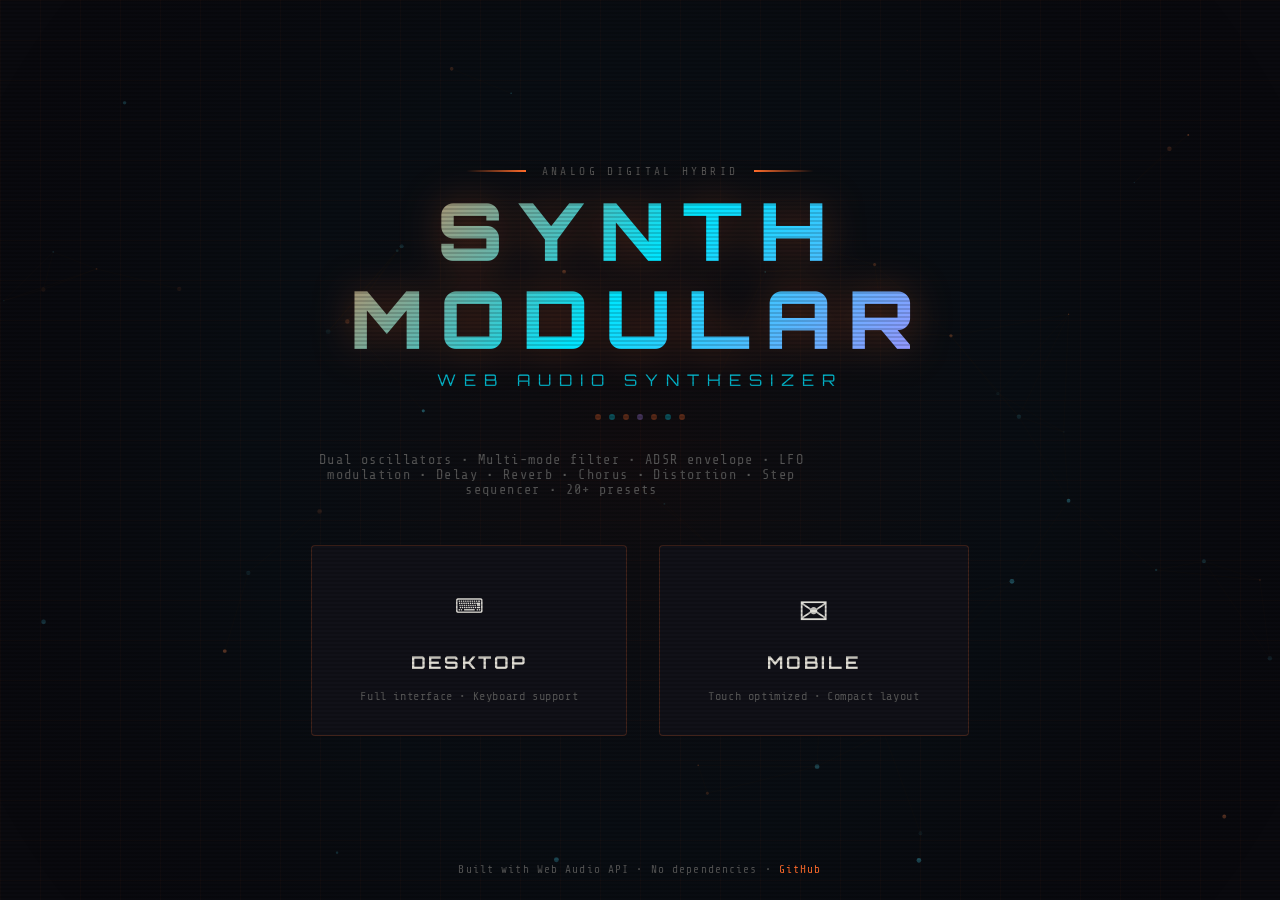
<file: index.html>
<!DOCTYPE html>
<html lang="en">
<head>
  <meta charset="UTF-8">
  <meta name="viewport" content="width=device-width, initial-scale=1.0, viewport-fit=cover">
  <title>SYNTH MODULAR</title>
  <meta name="description" content="A fully modular web synthesizer with classic analog sounds, step sequencer, and effects.">
  <meta name="theme-color" content="#0a0a0f">
  <meta name="apple-mobile-web-app-capable" content="yes">
  <meta name="apple-mobile-web-app-status-bar-style" content="black-translucent">
  <style>
    @import url('https://fonts.googleapis.com/css2?family=Orbitron:wght@400;500;700;900&family=Share+Tech+Mono&display=swap');

    *, *::before, *::after { margin: 0; padding: 0; box-sizing: border-box; }

    :root {
      --bg: #0a0a0f;
      --panel: #111118;
      --accent: #ff6b2b;
      --accent2: #00e5ff;
      --accent3: #b388ff;
      --text: #e0ddd4;
      --dim: #555;
      --glow-orange: 0 0 30px rgba(255,107,43,0.4);
      --glow-cyan: 0 0 30px rgba(0,229,255,0.4);
    }

    body {
      background: var(--bg);
      color: var(--text);
      font-family: 'Share Tech Mono', monospace;
      min-height: 100dvh;
      display: flex;
      flex-direction: column;
      align-items: center;
      justify-content: center;
      overflow: hidden;
      position: relative;
    }

    /* Animated background grid */
    body::before {
      content: '';
      position: fixed;
      inset: 0;
      background:
        linear-gradient(rgba(255,107,43,0.03) 1px, transparent 1px),
        linear-gradient(90deg, rgba(255,107,43,0.03) 1px, transparent 1px);
      background-size: 40px 40px;
      animation: gridScroll 20s linear infinite;
      pointer-events: none;
    }

    @keyframes gridScroll {
      0% { transform: translate(0, 0); }
      100% { transform: translate(40px, 40px); }
    }

    /* Scanlines */
    body::after {
      content: '';
      position: fixed;
      inset: 0;
      background: repeating-linear-gradient(
        0deg,
        transparent,
        transparent 2px,
        rgba(0,0,0,0.15) 2px,
        rgba(0,0,0,0.15) 4px
      );
      pointer-events: none;
      z-index: 100;
    }

    canvas#bgCanvas {
      position: fixed;
      inset: 0;
      width: 100%;
      height: 100%;
      pointer-events: none;
      z-index: 0;
    }

    .container {
      position: relative;
      z-index: 10;
      text-align: center;
      padding: 2rem;
    }

    .logo-box {
      margin-bottom: 1rem;
    }

    .logo-line {
      display: flex;
      align-items: center;
      justify-content: center;
      gap: 1rem;
      margin-bottom: 0.5rem;
    }

    .logo-bar {
      width: 60px;
      height: 2px;
      background: linear-gradient(90deg, transparent, var(--accent));
    }

    .logo-bar.right {
      background: linear-gradient(90deg, var(--accent), transparent);
    }

    h1 {
      font-family: 'Orbitron', sans-serif;
      font-weight: 900;
      font-size: clamp(2.5rem, 8vw, 5rem);
      letter-spacing: 0.2em;
      background: linear-gradient(135deg, var(--accent), var(--accent2), var(--accent3));
      -webkit-background-clip: text;
      background-clip: text;
      -webkit-text-fill-color: transparent;
      text-shadow: none;
      filter: drop-shadow(0 0 20px rgba(255,107,43,0.3));
      line-height: 1.1;
    }

    .subtitle {
      font-family: 'Orbitron', sans-serif;
      font-weight: 400;
      font-size: clamp(0.7rem, 2vw, 1rem);
      letter-spacing: 0.5em;
      color: var(--accent2);
      text-transform: uppercase;
      margin-top: 0.5rem;
      opacity: 0.8;
    }

    .tagline {
      color: var(--dim);
      font-size: 0.85rem;
      margin: 2rem 0 3rem;
      letter-spacing: 0.1em;
      max-width: 500px;
    }

    .version-select {
      display: flex;
      gap: 2rem;
      justify-content: center;
      flex-wrap: wrap;
    }

    .version-btn {
      display: flex;
      flex-direction: column;
      align-items: center;
      gap: 1rem;
      padding: 2rem 3rem;
      background: var(--panel);
      border: 1px solid rgba(255,107,43,0.2);
      border-radius: 4px;
      cursor: pointer;
      text-decoration: none;
      color: var(--text);
      transition: all 0.3s ease;
      position: relative;
      overflow: hidden;
      min-width: 200px;
    }

    .version-btn::before {
      content: '';
      position: absolute;
      inset: 0;
      background: linear-gradient(135deg, rgba(255,107,43,0.05), rgba(0,229,255,0.05));
      opacity: 0;
      transition: opacity 0.3s;
    }

    .version-btn:hover::before {
      opacity: 1;
    }

    .version-btn:hover {
      border-color: var(--accent);
      box-shadow: var(--glow-orange);
      transform: translateY(-4px);
    }

    .version-btn .icon {
      font-size: 3rem;
      filter: grayscale(0.3);
    }

    .version-btn .label {
      font-family: 'Orbitron', sans-serif;
      font-weight: 700;
      font-size: 1.1rem;
      letter-spacing: 0.15em;
      text-transform: uppercase;
    }

    .version-btn .desc {
      font-size: 0.75rem;
      color: var(--dim);
      letter-spacing: 0.05em;
    }

    .version-btn.desktop:hover {
      border-color: var(--accent2);
      box-shadow: var(--glow-cyan);
    }

    .version-btn.mobile:hover {
      border-color: var(--accent3);
      box-shadow: 0 0 30px rgba(179,136,255,0.4);
    }

    .footer {
      position: fixed;
      bottom: 1.5rem;
      left: 0;
      right: 0;
      text-align: center;
      color: var(--dim);
      font-size: 0.7rem;
      letter-spacing: 0.1em;
      z-index: 10;
    }

    .footer a {
      color: var(--accent);
      text-decoration: none;
    }

    /* LED dots decoration */
    .led-row {
      display: flex;
      justify-content: center;
      gap: 8px;
      margin: 1.5rem 0;
    }

    .led {
      width: 6px;
      height: 6px;
      border-radius: 50%;
      background: var(--accent);
      opacity: 0.3;
      animation: ledPulse 2s ease-in-out infinite;
    }

    .led:nth-child(2) { animation-delay: 0.2s; background: var(--accent2); }
    .led:nth-child(3) { animation-delay: 0.4s; }
    .led:nth-child(4) { animation-delay: 0.6s; background: var(--accent3); }
    .led:nth-child(5) { animation-delay: 0.8s; }
    .led:nth-child(6) { animation-delay: 1.0s; background: var(--accent2); }
    .led:nth-child(7) { animation-delay: 1.2s; }

    @keyframes ledPulse {
      0%, 100% { opacity: 0.3; }
      50% { opacity: 1; }
    }

    /* Fade in animation */
    .container > * {
      animation: fadeUp 0.8s ease-out backwards;
    }
    .container > *:nth-child(2) { animation-delay: 0.15s; }
    .container > *:nth-child(3) { animation-delay: 0.3s; }
    .container > *:nth-child(4) { animation-delay: 0.45s; }
    .container > *:nth-child(5) { animation-delay: 0.6s; }

    @keyframes fadeUp {
      from { opacity: 0; transform: translateY(20px); }
      to { opacity: 1; transform: translateY(0); }
    }

    @media (max-width: 500px) {
      .version-select { flex-direction: column; align-items: center; gap: 1rem; }
      .version-btn { min-width: 260px; padding: 1.5rem 2rem; }
    }
  </style>
</head>
<body>
  <canvas id="bgCanvas"></canvas>

  <div class="container">
    <div class="logo-box">
      <div class="logo-line">
        <div class="logo-bar"></div>
        <span style="color: var(--dim); font-size: 0.7rem; letter-spacing: 0.3em;">ANALOG DIGITAL HYBRID</span>
        <div class="logo-bar right"></div>
      </div>
      <h1>SYNTH<br>MODULAR</h1>
      <div class="subtitle">Web Audio Synthesizer</div>
    </div>

    <div class="led-row">
      <div class="led"></div><div class="led"></div><div class="led"></div>
      <div class="led"></div><div class="led"></div><div class="led"></div><div class="led"></div>
    </div>

    <p class="tagline">
      Dual oscillators &bull; Multi-mode filter &bull; ADSR envelope &bull; LFO modulation &bull;
      Delay &bull; Reverb &bull; Chorus &bull; Distortion &bull; Step sequencer &bull; 20+ presets
    </p>

    <div class="version-select">
      <a href="desktop.html" class="version-btn desktop">
        <div class="icon">&#9000;</div>
        <div class="label">Desktop</div>
        <div class="desc">Full interface &bull; Keyboard support</div>
      </a>
      <a href="mobile.html" class="version-btn mobile">
        <div class="icon">&#9993;</div>
        <div class="label">Mobile</div>
        <div class="desc">Touch optimized &bull; Compact layout</div>
      </a>
    </div>
  </div>

  <div class="footer">
    Built with Web Audio API &bull; No dependencies &bull;
    <a href="https://github.com/BrendanJamesLynskey/Synth_Modular">GitHub</a>
  </div>

  <script>
    // Background particle animation
    const canvas = document.getElementById('bgCanvas');
    const c = canvas.getContext('2d');
    let W, H;
    const particles = [];

    function resize() {
      W = canvas.width = window.innerWidth;
      H = canvas.height = window.innerHeight;
    }
    resize();
    window.addEventListener('resize', resize);

    class Particle {
      constructor() { this.reset(); }
      reset() {
        this.x = Math.random() * W;
        this.y = Math.random() * H;
        this.vx = (Math.random() - 0.5) * 0.3;
        this.vy = (Math.random() - 0.5) * 0.3;
        this.r = Math.random() * 2 + 0.5;
        this.hue = Math.random() > 0.5 ? 20 : 190;
        this.alpha = Math.random() * 0.3 + 0.05;
      }
      update() {
        this.x += this.vx;
        this.y += this.vy;
        if (this.x < 0 || this.x > W || this.y < 0 || this.y > H) this.reset();
      }
      draw() {
        c.beginPath();
        c.arc(this.x, this.y, this.r, 0, Math.PI * 2);
        c.fillStyle = `hsla(${this.hue}, 80%, 60%, ${this.alpha})`;
        c.fill();
      }
    }

    for (let i = 0; i < 60; i++) particles.push(new Particle());

    function animate() {
      c.clearRect(0, 0, W, H);

      // Radial glow
      const g = c.createRadialGradient(W/2, H/2, 0, W/2, H/2, Math.max(W, H) * 0.6);
      g.addColorStop(0, 'rgba(255,107,43,0.03)');
      g.addColorStop(0.5, 'rgba(0,229,255,0.02)');
      g.addColorStop(1, 'transparent');
      c.fillStyle = g;
      c.fillRect(0, 0, W, H);

      particles.forEach(p => { p.update(); p.draw(); });

      // Draw connections
      c.strokeStyle = 'rgba(255,107,43,0.03)';
      c.lineWidth = 0.5;
      for (let i = 0; i < particles.length; i++) {
        for (let j = i + 1; j < particles.length; j++) {
          const dx = particles[i].x - particles[j].x;
          const dy = particles[i].y - particles[j].y;
          const d = Math.sqrt(dx*dx + dy*dy);
          if (d < 120) {
            c.beginPath();
            c.moveTo(particles[i].x, particles[i].y);
            c.lineTo(particles[j].x, particles[j].y);
            c.stroke();
          }
        }
      }

      requestAnimationFrame(animate);
    }
    animate();
  </script>
</body>
</html>
</file>
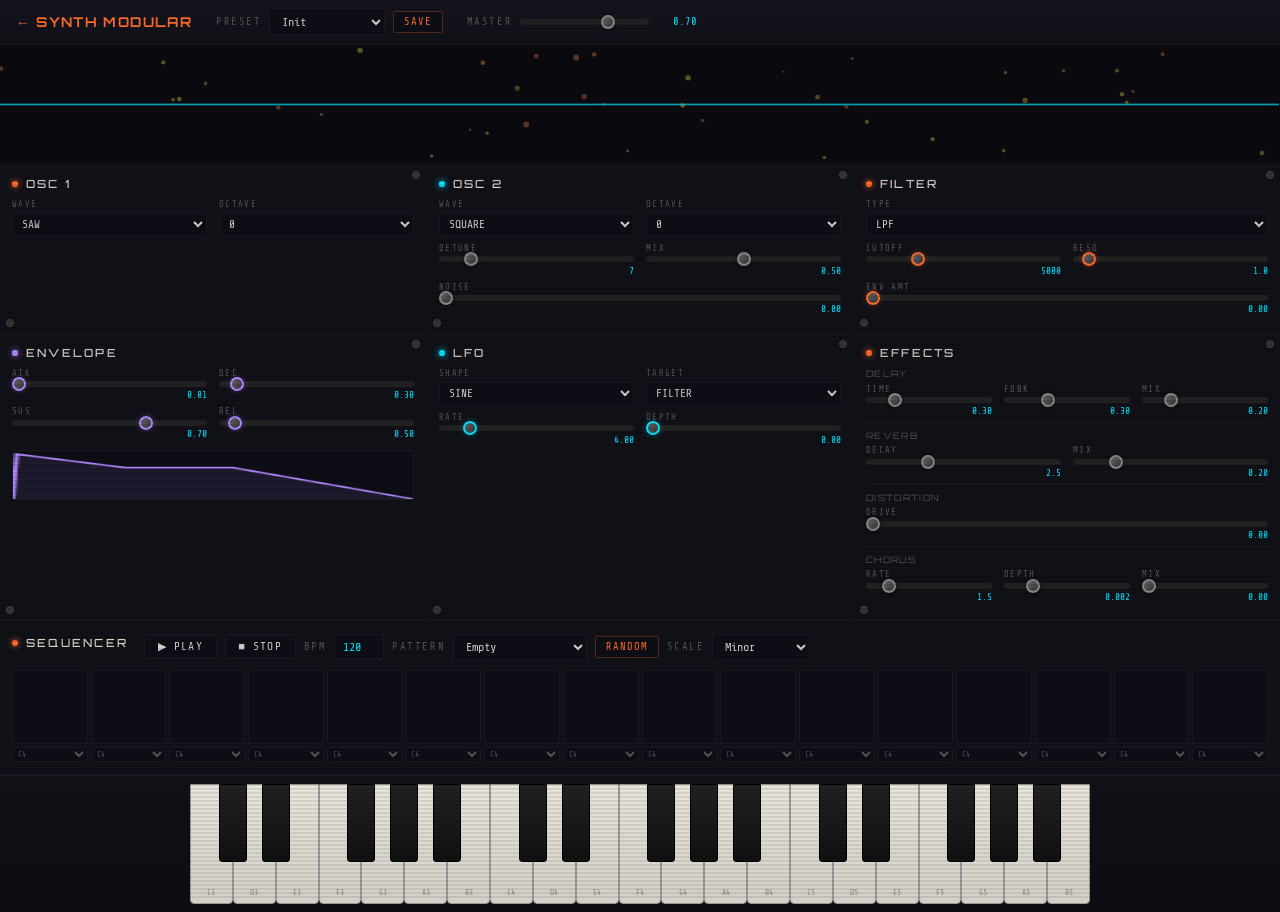
<file: desktop.html>
<!DOCTYPE html>
<html lang="en">
<head>
  <meta charset="UTF-8">
  <meta name="viewport" content="width=device-width, initial-scale=1.0">
  <title>SYNTH MODULAR — Desktop</title>
  <meta name="theme-color" content="#0a0a0f">
  <link rel="stylesheet" href="style.css">
  <link href="https://fonts.googleapis.com/css2?family=Orbitron:wght@400;500;700;900&family=Share+Tech+Mono&display=swap" rel="stylesheet">
</head>
<body>
  <!-- Top Bar -->
  <header class="top-bar">
    <a href="index.html" class="home-link">&larr; SYNTH MODULAR</a>
    <div class="preset-bar">
      <label>PRESET</label>
      <select id="presetSelect"></select>
      <button id="savePresetBtn" class="sm-btn">SAVE</button>
    </div>
    <div class="master-section">
      <label>MASTER</label>
      <input type="range" id="masterVolume" min="0" max="1" step="0.01" value="0.7" class="knob-range">
      <span id="masterVolumeVal" class="val-display">0.70</span>
    </div>
  </header>

  <!-- Visualizer -->
  <div class="viz-container">
    <canvas id="vizCanvas"></canvas>
  </div>

  <!-- Main Synth Panel -->
  <main class="synth-panel">

    <!-- OSC 1 -->
    <section class="module osc-module">
      <h3 class="module-title"><span class="led-dot"></span> OSC 1</h3>
      <div class="control-row">
        <div class="control">
          <label>WAVE</label>
          <select id="oscType" data-param="oscType">
            <option value="sawtooth">SAW</option>
            <option value="square">SQUARE</option>
            <option value="sine">SINE</option>
            <option value="triangle">TRI</option>
          </select>
        </div>
        <div class="control">
          <label>OCTAVE</label>
          <select id="octave" data-param="octave">
            <option value="-2">-2</option>
            <option value="-1">-1</option>
            <option value="0" selected>0</option>
            <option value="1">+1</option>
            <option value="2">+2</option>
          </select>
        </div>
      </div>
    </section>

    <!-- OSC 2 -->
    <section class="module osc-module">
      <h3 class="module-title"><span class="led-dot cyan"></span> OSC 2</h3>
      <div class="control-row">
        <div class="control">
          <label>WAVE</label>
          <select id="osc2Type" data-param="osc2Type">
            <option value="sawtooth">SAW</option>
            <option value="square" selected>SQUARE</option>
            <option value="sine">SINE</option>
            <option value="triangle">TRI</option>
          </select>
        </div>
        <div class="control">
          <label>OCTAVE</label>
          <select id="osc2Octave" data-param="osc2Octave">
            <option value="-2">-2</option>
            <option value="-1">-1</option>
            <option value="0" selected>0</option>
            <option value="1">+1</option>
            <option value="2">+2</option>
          </select>
        </div>
      </div>
      <div class="control-row">
        <div class="control">
          <label>DETUNE</label>
          <input type="range" id="osc2Detune" data-param="osc2Detune" min="0" max="50" step="1" value="7" class="knob-range">
          <span class="val-display" data-for="osc2Detune">7</span>
        </div>
        <div class="control">
          <label>MIX</label>
          <input type="range" id="osc2Mix" data-param="osc2Mix" min="0" max="1" step="0.01" value="0.5" class="knob-range">
          <span class="val-display" data-for="osc2Mix">0.50</span>
        </div>
      </div>
      <div class="control-row">
        <div class="control">
          <label>NOISE</label>
          <input type="range" id="noiseLevel" data-param="noiseLevel" min="0" max="1" step="0.01" value="0" class="knob-range">
          <span class="val-display" data-for="noiseLevel">0.00</span>
        </div>
      </div>
    </section>

    <!-- FILTER -->
    <section class="module filter-module">
      <h3 class="module-title"><span class="led-dot orange"></span> FILTER</h3>
      <div class="control-row">
        <div class="control">
          <label>TYPE</label>
          <select id="filterType" data-param="filterType">
            <option value="lowpass">LPF</option>
            <option value="highpass">HPF</option>
            <option value="bandpass">BPF</option>
            <option value="notch">NOTCH</option>
          </select>
        </div>
      </div>
      <div class="control-row">
        <div class="control">
          <label>CUTOFF</label>
          <input type="range" id="filterCutoff" data-param="filterCutoff" min="20" max="20000" step="1" value="5000" class="knob-range accent">
          <span class="val-display" data-for="filterCutoff">5000</span>
        </div>
        <div class="control">
          <label>RESO</label>
          <input type="range" id="filterResonance" data-param="filterResonance" min="0" max="20" step="0.1" value="1" class="knob-range accent">
          <span class="val-display" data-for="filterResonance">1.0</span>
        </div>
      </div>
      <div class="control-row">
        <div class="control">
          <label>ENV AMT</label>
          <input type="range" id="filterEnvAmount" data-param="filterEnvAmount" min="0" max="1" step="0.01" value="0" class="knob-range accent">
          <span class="val-display" data-for="filterEnvAmount">0.00</span>
        </div>
      </div>
    </section>

    <!-- ENVELOPE -->
    <section class="module env-module">
      <h3 class="module-title"><span class="led-dot purple"></span> ENVELOPE</h3>
      <div class="control-row">
        <div class="control">
          <label>ATK</label>
          <input type="range" id="attack" data-param="attack" min="0.001" max="5" step="0.001" value="0.01" class="knob-range purple">
          <span class="val-display" data-for="attack">0.01</span>
        </div>
        <div class="control">
          <label>DEC</label>
          <input type="range" id="decay" data-param="decay" min="0.001" max="5" step="0.001" value="0.3" class="knob-range purple">
          <span class="val-display" data-for="decay">0.30</span>
        </div>
      </div>
      <div class="control-row">
        <div class="control">
          <label>SUS</label>
          <input type="range" id="sustain" data-param="sustain" min="0" max="1" step="0.01" value="0.7" class="knob-range purple">
          <span class="val-display" data-for="sustain">0.70</span>
        </div>
        <div class="control">
          <label>REL</label>
          <input type="range" id="release" data-param="release" min="0.01" max="10" step="0.01" value="0.5" class="knob-range purple">
          <span class="val-display" data-for="release">0.50</span>
        </div>
      </div>
      <canvas id="envCanvas" class="env-display" width="180" height="60"></canvas>
    </section>

    <!-- LFO -->
    <section class="module lfo-module">
      <h3 class="module-title"><span class="led-dot cyan"></span> LFO</h3>
      <div class="control-row">
        <div class="control">
          <label>SHAPE</label>
          <select id="lfoShape" data-param="lfoShape">
            <option value="sine">SINE</option>
            <option value="square">SQUARE</option>
            <option value="sawtooth">SAW</option>
            <option value="triangle">TRI</option>
          </select>
        </div>
        <div class="control">
          <label>TARGET</label>
          <select id="lfoTarget" data-param="lfoTarget">
            <option value="filter">FILTER</option>
            <option value="pitch">PITCH</option>
            <option value="amplitude">AMP</option>
          </select>
        </div>
      </div>
      <div class="control-row">
        <div class="control">
          <label>RATE</label>
          <input type="range" id="lfoRate" data-param="lfoRate" min="0.01" max="30" step="0.01" value="4" class="knob-range cyan">
          <span class="val-display" data-for="lfoRate">4.00</span>
        </div>
        <div class="control">
          <label>DEPTH</label>
          <input type="range" id="lfoDepth" data-param="lfoDepth" min="0" max="1" step="0.01" value="0" class="knob-range cyan">
          <span class="val-display" data-for="lfoDepth">0.00</span>
        </div>
      </div>
    </section>

    <!-- EFFECTS -->
    <section class="module fx-module">
      <h3 class="module-title"><span class="led-dot orange"></span> EFFECTS</h3>

      <div class="fx-sub">
        <h4>DELAY</h4>
        <div class="control-row">
          <div class="control">
            <label>TIME</label>
            <input type="range" id="delayTime" data-param="delayTime" min="0.01" max="1.5" step="0.01" value="0.3" class="knob-range">
            <span class="val-display" data-for="delayTime">0.30</span>
          </div>
          <div class="control">
            <label>FDBK</label>
            <input type="range" id="delayFeedback" data-param="delayFeedback" min="0" max="0.9" step="0.01" value="0.3" class="knob-range">
            <span class="val-display" data-for="delayFeedback">0.30</span>
          </div>
          <div class="control">
            <label>MIX</label>
            <input type="range" id="delayMix" data-param="delayMix" min="0" max="1" step="0.01" value="0.2" class="knob-range">
            <span class="val-display" data-for="delayMix">0.20</span>
          </div>
        </div>
      </div>

      <div class="fx-sub">
        <h4>REVERB</h4>
        <div class="control-row">
          <div class="control">
            <label>DECAY</label>
            <input type="range" id="reverbDecay" data-param="reverbDecay" min="0.1" max="8" step="0.1" value="2.5" class="knob-range">
            <span class="val-display" data-for="reverbDecay">2.5</span>
          </div>
          <div class="control">
            <label>MIX</label>
            <input type="range" id="reverbMix" data-param="reverbMix" min="0" max="1" step="0.01" value="0.2" class="knob-range">
            <span class="val-display" data-for="reverbMix">0.20</span>
          </div>
        </div>
      </div>

      <div class="fx-sub">
        <h4>DISTORTION</h4>
        <div class="control-row">
          <div class="control">
            <label>DRIVE</label>
            <input type="range" id="distortionAmount" data-param="distortionAmount" min="0" max="1" step="0.01" value="0" class="knob-range">
            <span class="val-display" data-for="distortionAmount">0.00</span>
          </div>
        </div>
      </div>

      <div class="fx-sub">
        <h4>CHORUS</h4>
        <div class="control-row">
          <div class="control">
            <label>RATE</label>
            <input type="range" id="chorusRate" data-param="chorusRate" min="0.1" max="10" step="0.1" value="1.5" class="knob-range">
            <span class="val-display" data-for="chorusRate">1.5</span>
          </div>
          <div class="control">
            <label>DEPTH</label>
            <input type="range" id="chorusDepth" data-param="chorusDepth" min="0" max="0.01" step="0.0001" value="0.002" class="knob-range">
            <span class="val-display" data-for="chorusDepth">0.002</span>
          </div>
          <div class="control">
            <label>MIX</label>
            <input type="range" id="chorusMix" data-param="chorusMix" min="0" max="1" step="0.01" value="0" class="knob-range">
            <span class="val-display" data-for="chorusMix">0.00</span>
          </div>
        </div>
      </div>
    </section>
  </main>

  <!-- Sequencer -->
  <section class="sequencer-panel">
    <div class="seq-header">
      <h3 class="module-title"><span class="led-dot"></span> SEQUENCER</h3>
      <div class="seq-controls">
        <button id="seqPlayBtn" class="seq-btn play-btn">&#9654; PLAY</button>
        <button id="seqStopBtn" class="seq-btn">&#9632; STOP</button>
        <label>BPM</label>
        <input type="number" id="seqBPM" value="120" min="30" max="300" class="bpm-input">
        <label>PATTERN</label>
        <select id="seqPresetSelect"></select>
        <button id="seqRandomBtn" class="sm-btn">RANDOM</button>
        <label>SCALE</label>
        <select id="seqScale">
          <option value="minor">Minor</option>
          <option value="major">Major</option>
          <option value="pentatonic">Pentatonic</option>
          <option value="minorPentatonic">Minor Pent</option>
          <option value="blues">Blues</option>
          <option value="dorian">Dorian</option>
          <option value="phrygian">Phrygian</option>
          <option value="lydian">Lydian</option>
          <option value="arabic">Arabic</option>
        </select>
      </div>
    </div>
    <div class="seq-grid" id="seqGrid"></div>
    <div class="seq-notes" id="seqNotes"></div>
  </section>

  <!-- Keyboard -->
  <section class="keyboard-panel">
    <div class="keyboard" id="keyboard"></div>
  </section>

  <script src="synth-engine.js"></script>
  <script src="presets.js"></script>
  <script>
    // ============================================================
    // DESKTOP APP CONTROLLER
    // ============================================================

    const synth = new SynthEngine();
    const seq = new Sequencer(synth);
    let vizAnimId = null;

    // --- Init ---
    async function initApp() {
      await synth.init();
      buildKeyboard();
      buildSequencer();
      populatePresets();
      bindControls();
      startVisualization();
      drawEnvelope();
    }

    // --- Presets ---
    function populatePresets() {
      const sel = document.getElementById('presetSelect');
      for (const name of Object.keys(PRESETS)) {
        const opt = document.createElement('option');
        opt.value = name;
        opt.textContent = name;
        sel.appendChild(opt);
      }
      // Load user presets from localStorage
      const userPresets = JSON.parse(localStorage.getItem('synthModular_userPresets') || '{}');
      for (const name of Object.keys(userPresets)) {
        const opt = document.createElement('option');
        opt.value = 'user:' + name;
        opt.textContent = '* ' + name;
        sel.appendChild(opt);
      }
      sel.addEventListener('change', () => loadPreset(sel.value));

      // Sequencer presets
      const seqSel = document.getElementById('seqPresetSelect');
      for (const name of Object.keys(SEQ_PRESETS)) {
        const opt = document.createElement('option');
        opt.value = name;
        opt.textContent = name;
        seqSel.appendChild(opt);
      }
      seqSel.addEventListener('change', () => {
        const preset = SEQ_PRESETS[seqSel.value];
        if (preset) {
          seq.loadPattern(preset.pattern);
          document.getElementById('seqBPM').value = preset.bpm;
          seq.setBPM(preset.bpm);
          updateSequencerUI();
        }
      });
    }

    function loadPreset(name) {
      let preset;
      if (name.startsWith('user:')) {
        const userPresets = JSON.parse(localStorage.getItem('synthModular_userPresets') || '{}');
        preset = userPresets[name.slice(5)];
      } else {
        preset = PRESETS[name];
      }
      if (!preset) return;
      for (const [key, val] of Object.entries(preset)) {
        synth.setParam(key, val);
        const el = document.querySelector(`[data-param="${key}"]`);
        if (el) {
          el.value = val;
          const display = document.querySelector(`[data-for="${key}"]`);
          if (display) display.textContent = formatVal(key, val);
        }
      }
      // Update master vol separately
      document.getElementById('masterVolume').value = preset.masterVolume || 0.7;
      document.getElementById('masterVolumeVal').textContent = (preset.masterVolume || 0.7).toFixed(2);
      drawEnvelope();
    }

    document.getElementById('savePresetBtn').addEventListener('click', () => {
      const name = prompt('Preset name:');
      if (!name) return;
      const userPresets = JSON.parse(localStorage.getItem('synthModular_userPresets') || '{}');
      userPresets[name] = { ...synth.params };
      localStorage.setItem('synthModular_userPresets', JSON.stringify(userPresets));
      const sel = document.getElementById('presetSelect');
      const opt = document.createElement('option');
      opt.value = 'user:' + name;
      opt.textContent = '* ' + name;
      sel.appendChild(opt);
      sel.value = 'user:' + name;
    });

    // --- Control binding ---
    function bindControls() {
      document.querySelectorAll('[data-param]').forEach(el => {
        const param = el.dataset.param;
        const handler = () => {
          let val = el.value;
          if (el.type === 'range' || el.type === 'number') val = parseFloat(val);
          if (['octave', 'osc2Octave'].includes(param)) val = parseInt(val);
          synth.setParam(param, val);
          const display = document.querySelector(`[data-for="${param}"]`);
          if (display) display.textContent = formatVal(param, val);
          if (['attack', 'decay', 'sustain', 'release'].includes(param)) drawEnvelope();
        };
        el.addEventListener('input', handler);
        el.addEventListener('change', handler);
      });

      // Master volume
      const mv = document.getElementById('masterVolume');
      mv.addEventListener('input', () => {
        synth.setParam('masterVolume', parseFloat(mv.value));
        document.getElementById('masterVolumeVal').textContent = parseFloat(mv.value).toFixed(2);
      });

      // Sequencer controls
      document.getElementById('seqPlayBtn').addEventListener('click', async () => {
        await synth.init();
        synth.resume();
        seq.start();
        document.getElementById('seqPlayBtn').classList.add('active');
      });
      document.getElementById('seqStopBtn').addEventListener('click', () => {
        seq.stop();
        document.getElementById('seqPlayBtn').classList.remove('active');
      });
      document.getElementById('seqBPM').addEventListener('input', (e) => {
        seq.setBPM(parseInt(e.target.value));
      });
      document.getElementById('seqRandomBtn').addEventListener('click', () => {
        const scale = document.getElementById('seqScale').value;
        seq.randomize(scale);
        updateSequencerUI();
      });
    }

    function formatVal(param, val) {
      if (typeof val === 'number') {
        if (param === 'filterCutoff') return Math.round(val) + ' Hz';
        if (val >= 100) return Math.round(val).toString();
        if (val >= 10) return val.toFixed(1);
        return val.toFixed(val < 0.01 ? 4 : 2);
      }
      return val;
    }

    // --- Keyboard ---
    function buildKeyboard() {
      const kb = document.getElementById('keyboard');
      const startNote = 48; // C3
      const numOctaves = 3;
      const whiteNotes = [0, 2, 4, 5, 7, 9, 11];
      const blackNotes = [1, 3, -1, 6, 8, 10, -1];

      for (let oct = 0; oct < numOctaves; oct++) {
        const octBase = startNote + oct * 12;
        for (let i = 0; i < 7; i++) {
          const note = octBase + whiteNotes[i];
          const key = document.createElement('div');
          key.className = 'key white';
          key.dataset.note = note;
          key.innerHTML = `<span class="key-label">${noteToName(note)}</span>`;
          kb.appendChild(key);

          if (blackNotes[i] >= 0) {
            const bNote = octBase + blackNotes[i];
            const bKey = document.createElement('div');
            bKey.className = 'key black';
            bKey.dataset.note = bNote;
            kb.appendChild(bKey);
          }
        }
      }

      // Mouse/touch events
      let mouseDown = false;
      kb.addEventListener('mousedown', e => {
        mouseDown = true;
        const key = e.target.closest('.key');
        if (key) playKey(key);
      });
      kb.addEventListener('mouseover', e => {
        if (!mouseDown) return;
        const key = e.target.closest('.key');
        if (key) playKey(key);
      });
      kb.addEventListener('mouseup', () => { mouseDown = false; synth.allNotesOff(); releaseAllKeys(); });
      kb.addEventListener('mouseleave', () => { if (mouseDown) { mouseDown = false; synth.allNotesOff(); releaseAllKeys(); }});

      kb.addEventListener('touchstart', e => { e.preventDefault(); handleTouch(e); }, { passive: false });
      kb.addEventListener('touchmove', e => { e.preventDefault(); handleTouch(e); }, { passive: false });
      kb.addEventListener('touchend', e => { e.preventDefault(); synth.allNotesOff(); releaseAllKeys(); }, { passive: false });

      // Computer keyboard
      const keyMap = {
        'a': 48, 'w': 49, 's': 50, 'e': 51, 'd': 52, 'f': 53,
        't': 54, 'g': 55, 'y': 56, 'h': 57, 'u': 58, 'j': 59,
        'k': 60, 'o': 61, 'l': 62, 'p': 63, ';': 64
      };
      const keysDown = new Set();
      document.addEventListener('keydown', async e => {
        if (e.repeat || e.target.tagName === 'INPUT' || e.target.tagName === 'SELECT') return;
        const note = keyMap[e.key.toLowerCase()];
        if (note !== undefined && !keysDown.has(e.key)) {
          keysDown.add(e.key);
          await synth.init();
          synth.resume();
          synth.noteOn(note);
          const keyEl = kb.querySelector(`[data-note="${note}"]`);
          if (keyEl) keyEl.classList.add('active');
        }
      });
      document.addEventListener('keyup', e => {
        const note = keyMap[e.key.toLowerCase()];
        if (note !== undefined) {
          keysDown.delete(e.key);
          synth.noteOff(note);
          const keyEl = kb.querySelector(`[data-note="${note}"]`);
          if (keyEl) keyEl.classList.remove('active');
        }
      });
    }

    function playKey(key) {
      synth.init().then(() => {
        synth.resume();
        const note = parseInt(key.dataset.note);
        synth.noteOn(note);
        key.classList.add('active');
      });
    }

    function releaseAllKeys() {
      document.querySelectorAll('.key.active').forEach(k => k.classList.remove('active'));
    }

    function handleTouch(e) {
      synth.allNotesOff();
      releaseAllKeys();
      for (const touch of e.touches) {
        const el = document.elementFromPoint(touch.clientX, touch.clientY);
        if (el && el.closest('.key')) {
          playKey(el.closest('.key'));
        }
      }
    }

    // --- Sequencer UI ---
    function buildSequencer() {
      const grid = document.getElementById('seqGrid');
      const notes = document.getElementById('seqNotes');
      grid.innerHTML = '';
      notes.innerHTML = '';

      for (let i = 0; i < 16; i++) {
        const step = document.createElement('div');
        step.className = 'seq-step' + (seq.pattern[i].active ? ' active' : '');
        step.dataset.step = i;
        step.addEventListener('click', () => {
          const isActive = seq.toggleStep(i);
          step.classList.toggle('active', isActive);
        });
        grid.appendChild(step);

        const noteInput = document.createElement('select');
        noteInput.className = 'seq-note-select';
        noteInput.dataset.step = i;
        for (let n = 24; n <= 84; n++) {
          const opt = document.createElement('option');
          opt.value = n;
          opt.textContent = noteToName(n);
          if (n === seq.pattern[i].note) opt.selected = true;
          noteInput.appendChild(opt);
        }
        noteInput.addEventListener('change', () => {
          seq.setStepNote(i, parseInt(noteInput.value));
        });
        notes.appendChild(noteInput);
      }

      seq.onStep = (stepIdx) => {
        document.querySelectorAll('.seq-step').forEach((s, i) => {
          s.classList.toggle('current', i === stepIdx);
        });
      };
    }

    function updateSequencerUI() {
      const steps = document.querySelectorAll('.seq-step');
      const noteSelects = document.querySelectorAll('.seq-note-select');
      for (let i = 0; i < 16; i++) {
        if (steps[i]) steps[i].classList.toggle('active', seq.pattern[i].active);
        if (noteSelects[i]) noteSelects[i].value = seq.pattern[i].note;
      }
    }

    // --- Envelope Display ---
    function drawEnvelope() {
      const canvas = document.getElementById('envCanvas');
      const ctx = canvas.getContext('2d');
      const w = canvas.width, h = canvas.height;
      ctx.clearRect(0, 0, w, h);

      const a = synth.params.attack;
      const d = synth.params.decay;
      const s = synth.params.sustain;
      const r = synth.params.release;
      const total = a + d + 0.3 + r;

      const ax = (a / total) * w;
      const dx = ax + (d / total) * w;
      const sx = dx + (0.3 / total) * w;
      const rx = w;

      ctx.beginPath();
      ctx.moveTo(0, h);
      ctx.lineTo(ax, 4);
      ctx.lineTo(dx, h - s * (h - 4));
      ctx.lineTo(sx, h - s * (h - 4));
      ctx.lineTo(rx, h);
      ctx.strokeStyle = '#b388ff';
      ctx.lineWidth = 2;
      ctx.stroke();

      ctx.fillStyle = 'rgba(179, 136, 255, 0.1)';
      ctx.fill();
    }

    // --- Visualization ---
    function startVisualization() {
      const canvas = document.getElementById('vizCanvas');
      const ctx = canvas.getContext('2d');

      function resize() {
        canvas.width = canvas.parentElement.clientWidth * window.devicePixelRatio;
        canvas.height = canvas.parentElement.clientHeight * window.devicePixelRatio;
        ctx.scale(window.devicePixelRatio, window.devicePixelRatio);
      }
      resize();
      window.addEventListener('resize', resize);

      const particles = [];
      for (let i = 0; i < 40; i++) {
        particles.push({
          x: Math.random() * canvas.width,
          y: Math.random() * canvas.height,
          vx: (Math.random() - 0.5) * 0.5,
          vy: (Math.random() - 0.5) * 0.5,
          r: Math.random() * 2 + 1,
          hue: Math.random() * 60 + 10
        });
      }

      function draw() {
        const w = canvas.width / window.devicePixelRatio;
        const h = canvas.height / window.devicePixelRatio;
        ctx.fillStyle = 'rgba(10, 10, 15, 0.3)';
        ctx.fillRect(0, 0, w, h);

        const freqData = synth.getFrequencyData();
        const waveData = synth.getWaveformData();

        if (freqData.length > 0) {
          // Frequency bars
          const barCount = 64;
          const barW = w / barCount;
          const step = Math.floor(freqData.length / barCount);
          for (let i = 0; i < barCount; i++) {
            const val = freqData[i * step] / 255;
            const barH = val * h * 0.6;
            const hue = 20 + i * 3;
            ctx.fillStyle = `hsla(${hue}, 80%, 55%, ${0.3 + val * 0.5})`;
            ctx.fillRect(i * barW, h - barH, barW - 1, barH);
          }

          // Waveform
          if (waveData.length > 0) {
            ctx.beginPath();
            const sliceW = w / waveData.length;
            for (let i = 0; i < waveData.length; i++) {
              const v = waveData[i] / 128.0;
              const y = (v * h) / 2;
              if (i === 0) ctx.moveTo(0, y);
              else ctx.lineTo(i * sliceW, y);
            }
            ctx.strokeStyle = 'rgba(0, 229, 255, 0.5)';
            ctx.lineWidth = 1.5;
            ctx.stroke();
          }

          // Particles react to audio
          const bass = freqData.slice(0, 10).reduce((a, b) => a + b, 0) / (10 * 255);
          particles.forEach(p => {
            p.x += p.vx + bass * 2;
            p.y += p.vy;
            if (p.x < 0 || p.x > w) p.vx *= -1;
            if (p.y < 0 || p.y > h) p.vy *= -1;
            ctx.beginPath();
            ctx.arc(p.x, p.y, p.r + bass * 3, 0, Math.PI * 2);
            ctx.fillStyle = `hsla(${p.hue}, 70%, 60%, ${0.2 + bass * 0.5})`;
            ctx.fill();
          });
        }

        vizAnimId = requestAnimationFrame(draw);
      }
      draw();
    }

    // --- Start ---
    document.addEventListener('click', () => { synth.init(); synth.resume(); }, { once: true });
    initApp();
  </script>
</body>
</html>
</file>
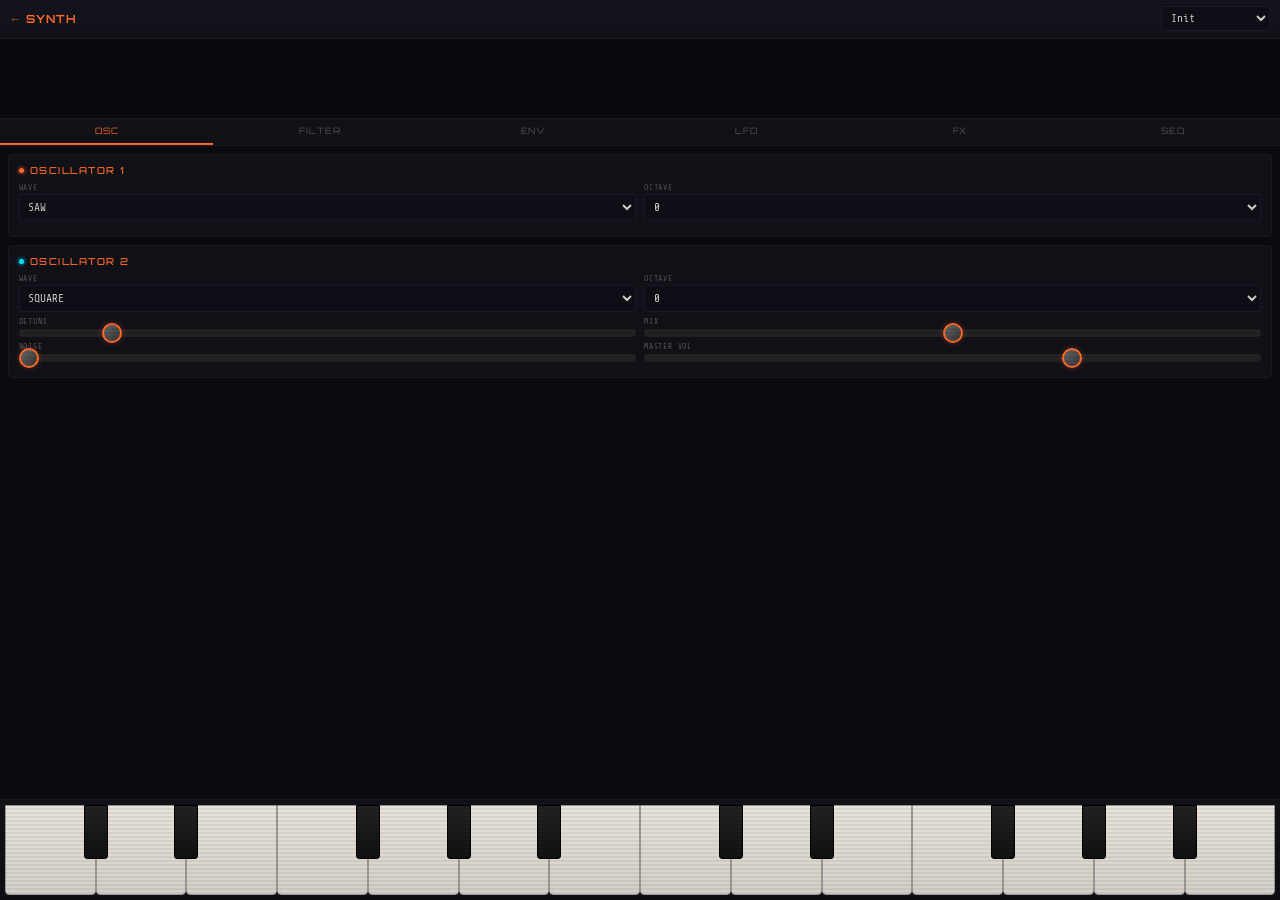
<file: mobile.html>
<!DOCTYPE html>
<html lang="en">
<head>
  <meta charset="UTF-8">
  <meta name="viewport" content="width=device-width, initial-scale=1.0, maximum-scale=1.0, user-scalable=no, viewport-fit=cover">
  <title>SYNTH MODULAR — Mobile</title>
  <meta name="theme-color" content="#0a0a0f">
  <meta name="apple-mobile-web-app-capable" content="yes">
  <meta name="apple-mobile-web-app-status-bar-style" content="black-translucent">
  <link href="https://fonts.googleapis.com/css2?family=Orbitron:wght@400;500;700;900&family=Share+Tech+Mono&display=swap" rel="stylesheet">
  <style>
    @import url('https://fonts.googleapis.com/css2?family=Orbitron:wght@400;500;700;900&family=Share+Tech+Mono&display=swap');
    *, *::before, *::after { margin: 0; padding: 0; box-sizing: border-box; }

    :root {
      --bg: #0a0a0f;
      --panel: #111118;
      --panel-border: #1a1a25;
      --module-bg: #0e0e16;
      --accent: #ff6b2b;
      --accent2: #00e5ff;
      --accent3: #b388ff;
      --text: #d4d0c8;
      --dim: #555;
    }

    html, body {
      background: var(--bg);
      color: var(--text);
      font-family: 'Share Tech Mono', monospace;
      height: 100dvh;
      overflow: hidden;
      touch-action: manipulation;
      -webkit-tap-highlight-color: transparent;
      -webkit-user-select: none;
      user-select: none;
    }

    /* Scanlines */
    body::after {
      content: '';
      position: fixed;
      inset: 0;
      background: repeating-linear-gradient(0deg, transparent, transparent 2px, rgba(0,0,0,0.06) 2px, rgba(0,0,0,0.06) 4px);
      pointer-events: none;
      z-index: 1000;
    }

    .app {
      display: flex;
      flex-direction: column;
      height: 100dvh;
      padding: env(safe-area-inset-top) env(safe-area-inset-right) env(safe-area-inset-bottom) env(safe-area-inset-left);
    }

    /* Header */
    .m-header {
      display: flex;
      align-items: center;
      justify-content: space-between;
      padding: 0.4rem 0.6rem;
      background: linear-gradient(180deg, #151520, var(--panel));
      border-bottom: 1px solid var(--panel-border);
      flex-shrink: 0;
    }

    .m-logo {
      font-family: 'Orbitron', sans-serif;
      font-weight: 700;
      font-size: 0.7rem;
      color: var(--accent);
      text-decoration: none;
      letter-spacing: 0.1em;
    }

    .m-header select {
      background: var(--module-bg);
      color: var(--text);
      border: 1px solid var(--panel-border);
      padding: 0.25rem 0.3rem;
      font-family: 'Share Tech Mono', monospace;
      font-size: 0.7rem;
      border-radius: 2px;
      max-width: 120px;
    }

    /* Tab Navigation */
    .tab-bar {
      display: flex;
      background: var(--panel);
      border-bottom: 1px solid var(--panel-border);
      flex-shrink: 0;
      overflow-x: auto;
    }

    .tab-btn {
      flex: 1;
      padding: 0.4rem 0.3rem;
      background: none;
      border: none;
      border-bottom: 2px solid transparent;
      color: var(--dim);
      font-family: 'Orbitron', sans-serif;
      font-size: 0.55rem;
      letter-spacing: 0.1em;
      cursor: pointer;
      white-space: nowrap;
      transition: all 0.2s;
    }

    .tab-btn.active {
      color: var(--accent);
      border-bottom-color: var(--accent);
    }

    /* Tab Content */
    .tab-content {
      flex: 1;
      overflow-y: auto;
      overflow-x: hidden;
    }

    .tab-page {
      display: none;
      padding: 0.5rem;
    }

    .tab-page.active {
      display: block;
    }

    /* Visualizer */
    .m-viz {
      height: 80px;
      background: var(--module-bg);
      border-bottom: 1px solid var(--panel-border);
      flex-shrink: 0;
    }
    .m-viz canvas { width: 100%; height: 100%; }

    /* Mobile Controls */
    .m-module {
      background: var(--panel);
      border: 1px solid var(--panel-border);
      border-radius: 4px;
      padding: 0.6rem;
      margin-bottom: 0.5rem;
    }

    .m-module-title {
      font-family: 'Orbitron', sans-serif;
      font-weight: 500;
      font-size: 0.6rem;
      letter-spacing: 0.15em;
      color: var(--accent);
      margin-bottom: 0.4rem;
      display: flex;
      align-items: center;
      gap: 0.4rem;
    }

    .m-led {
      width: 5px;
      height: 5px;
      border-radius: 50%;
      background: var(--accent);
      box-shadow: 0 0 4px var(--accent);
    }
    .m-led.cyan { background: var(--accent2); box-shadow: 0 0 4px var(--accent2); }
    .m-led.purple { background: var(--accent3); box-shadow: 0 0 4px var(--accent3); }

    .m-row {
      display: flex;
      gap: 0.5rem;
      margin-bottom: 0.35rem;
      align-items: center;
    }

    .m-ctrl {
      flex: 1;
      display: flex;
      flex-direction: column;
      gap: 0.15rem;
    }

    .m-ctrl label {
      font-size: 0.5rem;
      color: var(--dim);
      letter-spacing: 0.1em;
    }

    .m-ctrl select {
      background: var(--module-bg);
      color: var(--text);
      border: 1px solid var(--panel-border);
      padding: 0.3rem;
      font-family: 'Share Tech Mono', monospace;
      font-size: 0.7rem;
      border-radius: 2px;
      width: 100%;
    }

    .m-range {
      -webkit-appearance: none;
      appearance: none;
      width: 100%;
      height: 8px;
      background: #222;
      border-radius: 4px;
      outline: none;
    }

    .m-range::-webkit-slider-thumb {
      -webkit-appearance: none;
      width: 20px;
      height: 20px;
      border-radius: 50%;
      background: linear-gradient(135deg, #666, #333);
      border: 2px solid var(--accent);
      box-shadow: 0 0 6px rgba(255,107,43,0.3);
    }

    .m-val {
      font-size: 0.55rem;
      color: var(--accent2);
      text-align: right;
    }

    /* Mobile Keyboard */
    .m-keyboard-wrap {
      flex-shrink: 0;
      padding: 0.3rem;
      background: linear-gradient(180deg, var(--panel), #0d0d14);
      border-top: 1px solid var(--panel-border);
      overflow-x: auto;
    }

    .m-keyboard {
      display: flex;
      position: relative;
      height: 90px;
      min-width: 450px;
    }

    .m-key {
      position: relative;
      cursor: pointer;
      -webkit-user-select: none;
      user-select: none;
    }

    .m-key.white {
      flex: 1;
      background: linear-gradient(180deg, #e8e4dc, #d4d0c8);
      border: 1px solid #999;
      border-radius: 0 0 4px 4px;
      height: 100%;
      z-index: 1;
    }

    .m-key.white.active {
      background: linear-gradient(180deg, #bbb7af, #aaa6a0);
    }

    .m-key.black {
      width: 24px;
      height: 60%;
      background: linear-gradient(180deg, #222, #111);
      border: 1px solid #000;
      border-radius: 0 0 3px 3px;
      z-index: 2;
      margin-left: -12px;
      margin-right: -12px;
    }

    .m-key.black.active {
      background: linear-gradient(180deg, #333, #222);
    }

    /* Sequencer Mobile */
    .m-seq-grid {
      display: grid;
      grid-template-columns: repeat(8, 1fr);
      gap: 4px;
      margin-bottom: 4px;
    }

    .m-seq-step {
      aspect-ratio: 1;
      background: var(--module-bg);
      border: 1px solid var(--panel-border);
      border-radius: 3px;
      cursor: pointer;
      min-height: 32px;
      display: flex;
      align-items: center;
      justify-content: center;
      font-size: 0.45rem;
      color: var(--dim);
    }

    .m-seq-step.active {
      background: rgba(255,107,43,0.3);
      border-color: var(--accent);
      color: var(--text);
    }

    .m-seq-step.current {
      box-shadow: 0 0 8px rgba(0,229,255,0.5);
      border-color: var(--accent2);
    }

    .m-seq-controls {
      display: flex;
      gap: 0.4rem;
      margin-bottom: 0.5rem;
      flex-wrap: wrap;
      align-items: center;
    }

    .m-seq-btn {
      background: var(--module-bg);
      color: var(--text);
      border: 1px solid var(--panel-border);
      padding: 0.4rem 0.8rem;
      font-family: 'Share Tech Mono', monospace;
      font-size: 0.7rem;
      border-radius: 3px;
      cursor: pointer;
    }

    .m-seq-btn.active {
      background: rgba(255,107,43,0.2);
      border-color: var(--accent);
      color: var(--accent);
    }

    .m-bpm-input {
      background: var(--module-bg);
      color: var(--accent2);
      border: 1px solid var(--panel-border);
      padding: 0.4rem;
      width: 55px;
      font-family: 'Share Tech Mono', monospace;
      font-size: 0.75rem;
      border-radius: 3px;
      text-align: center;
    }

    .m-seq-row-label {
      font-size: 0.5rem;
      color: var(--dim);
      margin-bottom: 0.2rem;
    }
  </style>
</head>
<body>
  <div class="app">
    <!-- Header -->
    <header class="m-header">
      <a href="index.html" class="m-logo">&larr; SYNTH</a>
      <select id="presetSelect"></select>
    </header>

    <!-- Viz -->
    <div class="m-viz">
      <canvas id="vizCanvas"></canvas>
    </div>

    <!-- Tabs -->
    <div class="tab-bar">
      <button class="tab-btn active" data-tab="osc">OSC</button>
      <button class="tab-btn" data-tab="filter">FILTER</button>
      <button class="tab-btn" data-tab="env">ENV</button>
      <button class="tab-btn" data-tab="lfo">LFO</button>
      <button class="tab-btn" data-tab="fx">FX</button>
      <button class="tab-btn" data-tab="seq">SEQ</button>
    </div>

    <!-- Tab Content -->
    <div class="tab-content">
      <!-- OSC Tab -->
      <div class="tab-page active" id="tab-osc">
        <div class="m-module">
          <div class="m-module-title"><div class="m-led"></div> OSCILLATOR 1</div>
          <div class="m-row">
            <div class="m-ctrl">
              <label>WAVE</label>
              <select data-param="oscType">
                <option value="sawtooth">SAW</option>
                <option value="square">SQUARE</option>
                <option value="sine">SINE</option>
                <option value="triangle">TRI</option>
              </select>
            </div>
            <div class="m-ctrl">
              <label>OCTAVE</label>
              <select data-param="octave">
                <option value="-2">-2</option>
                <option value="-1">-1</option>
                <option value="0" selected>0</option>
                <option value="1">+1</option>
                <option value="2">+2</option>
              </select>
            </div>
          </div>
        </div>

        <div class="m-module">
          <div class="m-module-title"><div class="m-led cyan"></div> OSCILLATOR 2</div>
          <div class="m-row">
            <div class="m-ctrl">
              <label>WAVE</label>
              <select data-param="osc2Type">
                <option value="sawtooth">SAW</option>
                <option value="square" selected>SQUARE</option>
                <option value="sine">SINE</option>
                <option value="triangle">TRI</option>
              </select>
            </div>
            <div class="m-ctrl">
              <label>OCTAVE</label>
              <select data-param="osc2Octave">
                <option value="-2">-2</option>
                <option value="-1">-1</option>
                <option value="0" selected>0</option>
                <option value="1">+1</option>
                <option value="2">+2</option>
              </select>
            </div>
          </div>
          <div class="m-row">
            <div class="m-ctrl">
              <label>DETUNE</label>
              <input type="range" data-param="osc2Detune" min="0" max="50" step="1" value="7" class="m-range">
            </div>
            <div class="m-ctrl">
              <label>MIX</label>
              <input type="range" data-param="osc2Mix" min="0" max="1" step="0.01" value="0.5" class="m-range">
            </div>
          </div>
          <div class="m-row">
            <div class="m-ctrl">
              <label>NOISE</label>
              <input type="range" data-param="noiseLevel" min="0" max="1" step="0.01" value="0" class="m-range">
            </div>
            <div class="m-ctrl">
              <label>MASTER VOL</label>
              <input type="range" data-param="masterVolume" min="0" max="1" step="0.01" value="0.7" class="m-range">
            </div>
          </div>
        </div>
      </div>

      <!-- FILTER Tab -->
      <div class="tab-page" id="tab-filter">
        <div class="m-module">
          <div class="m-module-title"><div class="m-led"></div> FILTER</div>
          <div class="m-row">
            <div class="m-ctrl">
              <label>TYPE</label>
              <select data-param="filterType">
                <option value="lowpass">LPF</option>
                <option value="highpass">HPF</option>
                <option value="bandpass">BPF</option>
                <option value="notch">NOTCH</option>
              </select>
            </div>
          </div>
          <div class="m-row">
            <div class="m-ctrl">
              <label>CUTOFF</label>
              <input type="range" data-param="filterCutoff" min="20" max="20000" step="1" value="5000" class="m-range">
              <div class="m-val" data-for="filterCutoff">5000 Hz</div>
            </div>
          </div>
          <div class="m-row">
            <div class="m-ctrl">
              <label>RESONANCE</label>
              <input type="range" data-param="filterResonance" min="0" max="20" step="0.1" value="1" class="m-range">
              <div class="m-val" data-for="filterResonance">1.0</div>
            </div>
          </div>
          <div class="m-row">
            <div class="m-ctrl">
              <label>ENV AMOUNT</label>
              <input type="range" data-param="filterEnvAmount" min="0" max="1" step="0.01" value="0" class="m-range">
              <div class="m-val" data-for="filterEnvAmount">0.00</div>
            </div>
          </div>
        </div>
      </div>

      <!-- ENV Tab -->
      <div class="tab-page" id="tab-env">
        <div class="m-module">
          <div class="m-module-title"><div class="m-led purple"></div> ENVELOPE</div>
          <div class="m-row">
            <div class="m-ctrl">
              <label>ATTACK</label>
              <input type="range" data-param="attack" min="0.001" max="5" step="0.001" value="0.01" class="m-range">
              <div class="m-val" data-for="attack">0.01</div>
            </div>
            <div class="m-ctrl">
              <label>DECAY</label>
              <input type="range" data-param="decay" min="0.001" max="5" step="0.001" value="0.3" class="m-range">
              <div class="m-val" data-for="decay">0.30</div>
            </div>
          </div>
          <div class="m-row">
            <div class="m-ctrl">
              <label>SUSTAIN</label>
              <input type="range" data-param="sustain" min="0" max="1" step="0.01" value="0.7" class="m-range">
              <div class="m-val" data-for="sustain">0.70</div>
            </div>
            <div class="m-ctrl">
              <label>RELEASE</label>
              <input type="range" data-param="release" min="0.01" max="10" step="0.01" value="0.5" class="m-range">
              <div class="m-val" data-for="release">0.50</div>
            </div>
          </div>
          <canvas id="envCanvas" width="300" height="80" style="width:100%; height:60px; background:var(--module-bg); border:1px solid var(--panel-border); border-radius:3px; margin-top:0.3rem;"></canvas>
        </div>
      </div>

      <!-- LFO Tab -->
      <div class="tab-page" id="tab-lfo">
        <div class="m-module">
          <div class="m-module-title"><div class="m-led cyan"></div> LFO</div>
          <div class="m-row">
            <div class="m-ctrl">
              <label>SHAPE</label>
              <select data-param="lfoShape">
                <option value="sine">SINE</option>
                <option value="square">SQUARE</option>
                <option value="sawtooth">SAW</option>
                <option value="triangle">TRI</option>
              </select>
            </div>
            <div class="m-ctrl">
              <label>TARGET</label>
              <select data-param="lfoTarget">
                <option value="filter">FILTER</option>
                <option value="pitch">PITCH</option>
                <option value="amplitude">AMP</option>
              </select>
            </div>
          </div>
          <div class="m-row">
            <div class="m-ctrl">
              <label>RATE</label>
              <input type="range" data-param="lfoRate" min="0.01" max="30" step="0.01" value="4" class="m-range">
              <div class="m-val" data-for="lfoRate">4.00</div>
            </div>
          </div>
          <div class="m-row">
            <div class="m-ctrl">
              <label>DEPTH</label>
              <input type="range" data-param="lfoDepth" min="0" max="1" step="0.01" value="0" class="m-range">
              <div class="m-val" data-for="lfoDepth">0.00</div>
            </div>
          </div>
        </div>
      </div>

      <!-- FX Tab -->
      <div class="tab-page" id="tab-fx">
        <div class="m-module">
          <div class="m-module-title"><div class="m-led"></div> DELAY</div>
          <div class="m-row">
            <div class="m-ctrl">
              <label>TIME</label>
              <input type="range" data-param="delayTime" min="0.01" max="1.5" step="0.01" value="0.3" class="m-range">
            </div>
            <div class="m-ctrl">
              <label>FDBK</label>
              <input type="range" data-param="delayFeedback" min="0" max="0.9" step="0.01" value="0.3" class="m-range">
            </div>
            <div class="m-ctrl">
              <label>MIX</label>
              <input type="range" data-param="delayMix" min="0" max="1" step="0.01" value="0.2" class="m-range">
            </div>
          </div>
        </div>
        <div class="m-module">
          <div class="m-module-title"><div class="m-led"></div> REVERB</div>
          <div class="m-row">
            <div class="m-ctrl">
              <label>DECAY</label>
              <input type="range" data-param="reverbDecay" min="0.1" max="8" step="0.1" value="2.5" class="m-range">
            </div>
            <div class="m-ctrl">
              <label>MIX</label>
              <input type="range" data-param="reverbMix" min="0" max="1" step="0.01" value="0.2" class="m-range">
            </div>
          </div>
        </div>
        <div class="m-module">
          <div class="m-module-title"><div class="m-led"></div> DISTORTION</div>
          <div class="m-row">
            <div class="m-ctrl">
              <label>DRIVE</label>
              <input type="range" data-param="distortionAmount" min="0" max="1" step="0.01" value="0" class="m-range">
            </div>
          </div>
        </div>
        <div class="m-module">
          <div class="m-module-title"><div class="m-led"></div> CHORUS</div>
          <div class="m-row">
            <div class="m-ctrl">
              <label>RATE</label>
              <input type="range" data-param="chorusRate" min="0.1" max="10" step="0.1" value="1.5" class="m-range">
            </div>
            <div class="m-ctrl">
              <label>DEPTH</label>
              <input type="range" data-param="chorusDepth" min="0" max="0.01" step="0.0001" value="0.002" class="m-range">
            </div>
            <div class="m-ctrl">
              <label>MIX</label>
              <input type="range" data-param="chorusMix" min="0" max="1" step="0.01" value="0" class="m-range">
            </div>
          </div>
        </div>
      </div>

      <!-- SEQ Tab -->
      <div class="tab-page" id="tab-seq">
        <div class="m-module">
          <div class="m-module-title"><div class="m-led"></div> SEQUENCER</div>
          <div class="m-seq-controls">
            <button id="mSeqPlayBtn" class="m-seq-btn">&#9654; PLAY</button>
            <button id="mSeqStopBtn" class="m-seq-btn">&#9632; STOP</button>
            <input type="number" id="mSeqBPM" value="120" min="30" max="300" class="m-bpm-input">
            <span style="font-size:0.5rem; color:var(--dim);">BPM</span>
          </div>
          <div class="m-seq-controls">
            <select id="mSeqPreset" style="background:var(--module-bg); color:var(--text); border:1px solid var(--panel-border); padding:0.3rem; font-family:'Share Tech Mono'; font-size:0.7rem; border-radius:3px;"></select>
            <button id="mSeqRandom" class="m-seq-btn" style="font-size:0.6rem;">RANDOM</button>
            <select id="mSeqScale" style="background:var(--module-bg); color:var(--text); border:1px solid var(--panel-border); padding:0.3rem; font-family:'Share Tech Mono'; font-size:0.65rem; border-radius:3px;">
              <option value="minor">Minor</option>
              <option value="major">Major</option>
              <option value="pentatonic">Pent</option>
              <option value="blues">Blues</option>
              <option value="dorian">Dorian</option>
              <option value="arabic">Arabic</option>
            </select>
          </div>
          <div class="m-seq-row-label">STEPS 1-8</div>
          <div class="m-seq-grid" id="mSeqGrid1"></div>
          <div class="m-seq-row-label">STEPS 9-16</div>
          <div class="m-seq-grid" id="mSeqGrid2"></div>
        </div>
      </div>
    </div>

    <!-- Keyboard -->
    <div class="m-keyboard-wrap">
      <div class="m-keyboard" id="mKeyboard"></div>
    </div>
  </div>

  <script src="synth-engine.js"></script>
  <script src="presets.js"></script>
  <script>
    // ============================================================
    // MOBILE APP CONTROLLER
    // ============================================================
    const synth = new SynthEngine();
    const seq = new Sequencer(synth);

    // --- Tabs ---
    document.querySelectorAll('.tab-btn').forEach(btn => {
      btn.addEventListener('click', () => {
        document.querySelectorAll('.tab-btn').forEach(b => b.classList.remove('active'));
        document.querySelectorAll('.tab-page').forEach(p => p.classList.remove('active'));
        btn.classList.add('active');
        document.getElementById('tab-' + btn.dataset.tab).classList.add('active');
      });
    });

    // --- Init ---
    async function initApp() {
      await synth.init();
      buildKeyboard();
      buildSequencer();
      populatePresets();
      bindControls();
      startViz();
      drawEnvelope();
    }

    // --- Presets ---
    function populatePresets() {
      const sel = document.getElementById('presetSelect');
      for (const name of Object.keys(PRESETS)) {
        const opt = document.createElement('option');
        opt.value = name; opt.textContent = name;
        sel.appendChild(opt);
      }
      sel.addEventListener('change', () => loadPreset(sel.value));

      const seqSel = document.getElementById('mSeqPreset');
      for (const name of Object.keys(SEQ_PRESETS)) {
        const opt = document.createElement('option');
        opt.value = name; opt.textContent = name;
        seqSel.appendChild(opt);
      }
      seqSel.addEventListener('change', () => {
        const p = SEQ_PRESETS[seqSel.value];
        if (p) { seq.loadPattern(p.pattern); document.getElementById('mSeqBPM').value = p.bpm; seq.setBPM(p.bpm); updateSeqUI(); }
      });
    }

    function loadPreset(name) {
      const preset = PRESETS[name];
      if (!preset) return;
      for (const [key, val] of Object.entries(preset)) {
        synth.setParam(key, val);
        document.querySelectorAll(`[data-param="${key}"]`).forEach(el => {
          el.value = val;
        });
        document.querySelectorAll(`[data-for="${key}"]`).forEach(d => {
          d.textContent = formatVal(key, val);
        });
      }
      drawEnvelope();
    }

    function formatVal(param, val) {
      if (typeof val === 'number') {
        if (param === 'filterCutoff') return Math.round(val) + ' Hz';
        if (val >= 100) return Math.round(val).toString();
        return val.toFixed(2);
      }
      return val;
    }

    // --- Controls ---
    function bindControls() {
      document.querySelectorAll('[data-param]').forEach(el => {
        const param = el.dataset.param;
        const handler = () => {
          let val = el.value;
          if (el.type === 'range' || el.type === 'number') val = parseFloat(val);
          if (['octave', 'osc2Octave'].includes(param)) val = parseInt(val);
          synth.setParam(param, val);
          document.querySelectorAll(`[data-for="${param}"]`).forEach(d => {
            d.textContent = formatVal(param, val);
          });
          if (['attack', 'decay', 'sustain', 'release'].includes(param)) drawEnvelope();
        };
        el.addEventListener('input', handler);
        el.addEventListener('change', handler);
      });

      document.getElementById('mSeqPlayBtn').addEventListener('click', async () => {
        await synth.init(); synth.resume(); seq.start();
        document.getElementById('mSeqPlayBtn').classList.add('active');
      });
      document.getElementById('mSeqStopBtn').addEventListener('click', () => {
        seq.stop();
        document.getElementById('mSeqPlayBtn').classList.remove('active');
      });
      document.getElementById('mSeqBPM').addEventListener('input', e => seq.setBPM(parseInt(e.target.value)));
      document.getElementById('mSeqRandom').addEventListener('click', () => {
        seq.randomize(document.getElementById('mSeqScale').value);
        updateSeqUI();
      });
    }

    // --- Keyboard ---
    function buildKeyboard() {
      const kb = document.getElementById('mKeyboard');
      const startNote = 48;
      const numOctaves = 2;
      const whiteNotes = [0, 2, 4, 5, 7, 9, 11];
      const blackNotes = [1, 3, -1, 6, 8, 10, -1];

      for (let oct = 0; oct < numOctaves; oct++) {
        const base = startNote + oct * 12;
        for (let i = 0; i < 7; i++) {
          const note = base + whiteNotes[i];
          const key = document.createElement('div');
          key.className = 'm-key white';
          key.dataset.note = note;
          kb.appendChild(key);
          if (blackNotes[i] >= 0) {
            const bk = document.createElement('div');
            bk.className = 'm-key black';
            bk.dataset.note = base + blackNotes[i];
            kb.appendChild(bk);
          }
        }
      }

      kb.addEventListener('touchstart', e => { e.preventDefault(); handleTouch(e); }, { passive: false });
      kb.addEventListener('touchmove', e => { e.preventDefault(); handleTouch(e); }, { passive: false });
      kb.addEventListener('touchend', e => { e.preventDefault(); synth.allNotesOff(); kb.querySelectorAll('.active').forEach(k => k.classList.remove('active')); }, { passive: false });
    }

    function handleTouch(e) {
      synth.init().then(() => synth.resume());
      synth.allNotesOff();
      document.querySelectorAll('.m-key.active').forEach(k => k.classList.remove('active'));
      for (const t of e.touches) {
        const el = document.elementFromPoint(t.clientX, t.clientY);
        if (el && el.classList.contains('m-key')) {
          synth.noteOn(parseInt(el.dataset.note));
          el.classList.add('active');
        }
      }
    }

    // --- Sequencer UI ---
    function buildSequencer() {
      const grid1 = document.getElementById('mSeqGrid1');
      const grid2 = document.getElementById('mSeqGrid2');
      for (let i = 0; i < 16; i++) {
        const step = document.createElement('div');
        step.className = 'm-seq-step' + (seq.pattern[i].active ? ' active' : '');
        step.dataset.step = i;
        step.textContent = noteToName(seq.pattern[i].note);
        step.addEventListener('click', () => {
          const isActive = seq.toggleStep(i);
          step.classList.toggle('active', isActive);
        });
        (i < 8 ? grid1 : grid2).appendChild(step);
      }
      seq.onStep = (idx) => {
        document.querySelectorAll('.m-seq-step').forEach((s, i) => s.classList.toggle('current', i === idx));
      };
    }

    function updateSeqUI() {
      document.querySelectorAll('.m-seq-step').forEach((s, i) => {
        s.classList.toggle('active', seq.pattern[i].active);
        s.textContent = noteToName(seq.pattern[i].note);
      });
    }

    // --- Envelope ---
    function drawEnvelope() {
      const canvas = document.getElementById('envCanvas');
      if (!canvas) return;
      const ctx = canvas.getContext('2d');
      const w = canvas.width, h = canvas.height;
      ctx.clearRect(0, 0, w, h);
      const a = synth.params.attack, d = synth.params.decay, s = synth.params.sustain, r = synth.params.release;
      const total = a + d + 0.3 + r;
      ctx.beginPath();
      ctx.moveTo(0, h);
      ctx.lineTo((a/total)*w, 4);
      ctx.lineTo(((a+d)/total)*w, h - s*(h-4));
      ctx.lineTo(((a+d+0.3)/total)*w, h - s*(h-4));
      ctx.lineTo(w, h);
      ctx.strokeStyle = '#b388ff';
      ctx.lineWidth = 2;
      ctx.stroke();
      ctx.fillStyle = 'rgba(179,136,255,0.1)';
      ctx.fill();
    }

    // --- Viz ---
    function startViz() {
      const canvas = document.getElementById('vizCanvas');
      const ctx = canvas.getContext('2d');
      function resize() {
        canvas.width = canvas.parentElement.clientWidth * window.devicePixelRatio;
        canvas.height = canvas.parentElement.clientHeight * window.devicePixelRatio;
        ctx.scale(window.devicePixelRatio, window.devicePixelRatio);
      }
      resize();
      window.addEventListener('resize', resize);

      function draw() {
        const w = canvas.width / window.devicePixelRatio;
        const h = canvas.height / window.devicePixelRatio;
        ctx.fillStyle = 'rgba(10,10,15,0.4)';
        ctx.fillRect(0, 0, w, h);
        const freqData = synth.getFrequencyData();
        if (freqData.length > 0) {
          const barCount = 32;
          const barW = w / barCount;
          const step = Math.floor(freqData.length / barCount);
          for (let i = 0; i < barCount; i++) {
            const val = freqData[i * step] / 255;
            const barH = val * h * 0.8;
            ctx.fillStyle = `hsla(${20 + i * 5}, 80%, 55%, ${0.4 + val * 0.4})`;
            ctx.fillRect(i * barW, h - barH, barW - 1, barH);
          }
        }
        requestAnimationFrame(draw);
      }
      draw();
    }

    // --- Start ---
    document.addEventListener('touchstart', () => { synth.init(); synth.resume(); }, { once: true });
    initApp();
  </script>
</body>
</html>
</file>
<file: style.css>
/* ============================================================
   SYNTH MODULAR — Shared Styles
   Retro analog synthesizer aesthetic
   ============================================================ */

@import url('https://fonts.googleapis.com/css2?family=Orbitron:wght@400;500;700;900&family=Share+Tech+Mono&display=swap');

*, *::before, *::after { margin: 0; padding: 0; box-sizing: border-box; }

:root {
  --bg: #0a0a0f;
  --panel: #111118;
  --panel-border: #1a1a25;
  --module-bg: #0e0e16;
  --accent: #ff6b2b;
  --accent2: #00e5ff;
  --accent3: #b388ff;
  --text: #d4d0c8;
  --dim: #555;
  --knob-track: #222;
  --screw: #333;
}

body {
  background: var(--bg);
  color: var(--text);
  font-family: 'Share Tech Mono', monospace;
  min-height: 100vh;
  overflow-x: hidden;
}

/* Scanline overlay */
body::after {
  content: '';
  position: fixed;
  inset: 0;
  background: repeating-linear-gradient(
    0deg,
    transparent,
    transparent 2px,
    rgba(0,0,0,0.08) 2px,
    rgba(0,0,0,0.08) 4px
  );
  pointer-events: none;
  z-index: 1000;
}

/* ---- TOP BAR ---- */
.top-bar {
  display: flex;
  align-items: center;
  gap: 1.5rem;
  padding: 0.5rem 1rem;
  background: linear-gradient(180deg, #151520, var(--panel));
  border-bottom: 1px solid var(--panel-border);
  position: sticky;
  top: 0;
  z-index: 100;
  flex-wrap: wrap;
}

.home-link {
  font-family: 'Orbitron', sans-serif;
  font-weight: 700;
  font-size: 0.85rem;
  color: var(--accent);
  text-decoration: none;
  letter-spacing: 0.1em;
  white-space: nowrap;
}

.preset-bar, .master-section {
  display: flex;
  align-items: center;
  gap: 0.5rem;
}

.preset-bar label, .master-section label,
.seq-header label {
  font-size: 0.65rem;
  color: var(--dim);
  letter-spacing: 0.15em;
  text-transform: uppercase;
}

.top-bar select, .seq-header select {
  background: var(--module-bg);
  color: var(--text);
  border: 1px solid var(--panel-border);
  padding: 0.3rem 0.5rem;
  font-family: 'Share Tech Mono', monospace;
  font-size: 0.75rem;
  border-radius: 2px;
  cursor: pointer;
}

.sm-btn {
  background: var(--module-bg);
  color: var(--accent);
  border: 1px solid rgba(255,107,43,0.3);
  padding: 0.25rem 0.6rem;
  font-family: 'Share Tech Mono', monospace;
  font-size: 0.65rem;
  letter-spacing: 0.1em;
  cursor: pointer;
  border-radius: 2px;
  transition: all 0.2s;
}

.sm-btn:hover {
  background: rgba(255,107,43,0.15);
  border-color: var(--accent);
}

.val-display {
  font-size: 0.65rem;
  color: var(--accent2);
  min-width: 40px;
  text-align: right;
  font-variant-numeric: tabular-nums;
}

/* ---- VISUALIZER ---- */
.viz-container {
  height: 120px;
  background: var(--module-bg);
  border-bottom: 1px solid var(--panel-border);
  position: relative;
  overflow: hidden;
}

.viz-container canvas {
  width: 100%;
  height: 100%;
}

/* ---- SYNTH PANEL (MODULE GRID) ---- */
.synth-panel {
  display: grid;
  grid-template-columns: repeat(auto-fit, minmax(220px, 1fr));
  gap: 1px;
  background: var(--panel-border);
  border-bottom: 1px solid var(--panel-border);
}

/* ---- MODULE ---- */
.module {
  background: var(--panel);
  padding: 0.75rem;
  position: relative;
}

.module.wide {
  grid-column: span 2;
}

/* Ensure 3-column grid fills evenly on desktop */
@media (min-width: 769px) {
  .synth-panel {
    grid-template-columns: repeat(3, 1fr);
  }
}

.module-title {
  font-family: 'Orbitron', sans-serif;
  font-weight: 500;
  font-size: 0.7rem;
  letter-spacing: 0.2em;
  color: var(--text);
  margin-bottom: 0.5rem;
  display: flex;
  align-items: center;
  gap: 0.5rem;
  text-transform: uppercase;
}

.led-dot {
  width: 6px;
  height: 6px;
  border-radius: 50%;
  background: var(--accent);
  box-shadow: 0 0 6px var(--accent);
  display: inline-block;
}
.led-dot.cyan { background: var(--accent2); box-shadow: 0 0 6px var(--accent2); }
.led-dot.orange { background: var(--accent); box-shadow: 0 0 6px var(--accent); }
.led-dot.purple { background: var(--accent3); box-shadow: 0 0 6px var(--accent3); }

/* Screw decoration */
.module::before, .module::after {
  content: '';
  position: absolute;
  width: 8px;
  height: 8px;
  border-radius: 50%;
  background: var(--screw);
  border: 1px solid #444;
}
.module::before { top: 6px; right: 6px; }
.module::after { bottom: 6px; left: 6px; }

.control-row {
  display: flex;
  gap: 0.75rem;
  margin-bottom: 0.4rem;
  align-items: flex-end;
}

.control {
  display: flex;
  flex-direction: column;
  gap: 0.2rem;
  flex: 1;
  min-width: 0;
}

.control label {
  font-size: 0.55rem;
  color: var(--dim);
  letter-spacing: 0.15em;
  text-transform: uppercase;
}

.control select {
  background: var(--module-bg);
  color: var(--text);
  border: 1px solid var(--panel-border);
  padding: 0.25rem 0.3rem;
  font-family: 'Share Tech Mono', monospace;
  font-size: 0.7rem;
  border-radius: 2px;
  cursor: pointer;
  width: 100%;
}

.control .val-display {
  font-size: 0.6rem;
}

/* ---- RANGE SLIDER (retro knob style) ---- */
.knob-range {
  -webkit-appearance: none;
  appearance: none;
  width: 100%;
  height: 6px;
  background: var(--knob-track);
  border-radius: 3px;
  outline: none;
  cursor: pointer;
}

.knob-range::-webkit-slider-thumb {
  -webkit-appearance: none;
  appearance: none;
  width: 14px;
  height: 14px;
  border-radius: 50%;
  background: linear-gradient(135deg, #666, #333);
  border: 2px solid #888;
  box-shadow: 0 0 4px rgba(0,0,0,0.5);
  cursor: pointer;
}

.knob-range::-moz-range-thumb {
  width: 14px;
  height: 14px;
  border-radius: 50%;
  background: linear-gradient(135deg, #666, #333);
  border: 2px solid #888;
  box-shadow: 0 0 4px rgba(0,0,0,0.5);
  cursor: pointer;
}

/* Accent colored tracks */
.knob-range.accent::-webkit-slider-thumb {
  border-color: var(--accent);
  box-shadow: 0 0 6px rgba(255,107,43,0.3);
}
.knob-range.cyan::-webkit-slider-thumb {
  border-color: var(--accent2);
  box-shadow: 0 0 6px rgba(0,229,255,0.3);
}
.knob-range.purple::-webkit-slider-thumb {
  border-color: var(--accent3);
  box-shadow: 0 0 6px rgba(179,136,255,0.3);
}

/* ---- ENVELOPE DISPLAY ---- */
.env-display {
  width: 100%;
  height: 50px;
  background: var(--module-bg);
  border: 1px solid var(--panel-border);
  border-radius: 2px;
  margin-top: 0.3rem;
}

/* ---- FX SUB-SECTIONS ---- */
.fx-sub {
  border-top: 1px solid var(--panel-border);
  padding-top: 0.4rem;
  margin-top: 0.4rem;
}

.fx-sub:first-of-type {
  border-top: none;
  padding-top: 0;
  margin-top: 0;
}

.fx-sub h4 {
  font-family: 'Orbitron', sans-serif;
  font-weight: 400;
  font-size: 0.55rem;
  letter-spacing: 0.15em;
  color: var(--dim);
  margin-bottom: 0.3rem;
}

/* ---- SEQUENCER ---- */
.sequencer-panel {
  background: var(--panel);
  border-bottom: 1px solid var(--panel-border);
  padding: 0.75rem;
}

.seq-header {
  display: flex;
  align-items: center;
  gap: 1rem;
  margin-bottom: 0.5rem;
  flex-wrap: wrap;
}

.seq-controls {
  display: flex;
  align-items: center;
  gap: 0.5rem;
  flex-wrap: wrap;
}

.seq-btn {
  background: var(--module-bg);
  color: var(--text);
  border: 1px solid var(--panel-border);
  padding: 0.3rem 0.8rem;
  font-family: 'Share Tech Mono', monospace;
  font-size: 0.7rem;
  letter-spacing: 0.1em;
  cursor: pointer;
  border-radius: 2px;
  transition: all 0.2s;
}

.seq-btn:hover { border-color: var(--accent); }

.seq-btn.play-btn.active {
  background: rgba(255,107,43,0.2);
  border-color: var(--accent);
  color: var(--accent);
  box-shadow: 0 0 10px rgba(255,107,43,0.2);
}

.bpm-input {
  background: var(--module-bg);
  color: var(--accent2);
  border: 1px solid var(--panel-border);
  padding: 0.3rem 0.4rem;
  width: 50px;
  font-family: 'Share Tech Mono', monospace;
  font-size: 0.75rem;
  border-radius: 2px;
  text-align: center;
}

.seq-grid {
  display: grid;
  grid-template-columns: repeat(16, 1fr);
  gap: 3px;
  margin-bottom: 3px;
}

.seq-step {
  aspect-ratio: 1;
  background: var(--module-bg);
  border: 1px solid var(--panel-border);
  border-radius: 2px;
  cursor: pointer;
  transition: all 0.15s;
  min-height: 28px;
}

.seq-step.active {
  background: rgba(255,107,43,0.3);
  border-color: var(--accent);
  box-shadow: 0 0 8px rgba(255,107,43,0.2);
}

.seq-step.current {
  box-shadow: 0 0 12px rgba(0,229,255,0.5);
  border-color: var(--accent2);
}

.seq-step.active.current {
  background: rgba(255,107,43,0.6);
  box-shadow: 0 0 15px rgba(255,107,43,0.4), 0 0 12px rgba(0,229,255,0.3);
}

.seq-notes {
  display: grid;
  grid-template-columns: repeat(16, 1fr);
  gap: 3px;
}

.seq-note-select {
  background: var(--module-bg);
  color: var(--dim);
  border: 1px solid var(--panel-border);
  padding: 1px;
  font-family: 'Share Tech Mono', monospace;
  font-size: 0.5rem;
  border-radius: 2px;
  cursor: pointer;
  width: 100%;
}

/* ---- KEYBOARD ---- */
.keyboard-panel {
  padding: 0.5rem;
  background: linear-gradient(180deg, var(--panel), #0d0d14);
  border-top: 1px solid var(--panel-border);
  overflow-x: auto;
}

.keyboard {
  display: flex;
  position: relative;
  height: 120px;
  min-width: 600px;
  margin: 0 auto;
  max-width: 900px;
}

.key {
  position: relative;
  cursor: pointer;
  transition: all 0.1s;
  user-select: none;
  -webkit-user-select: none;
}

.key.white {
  flex: 1;
  background: linear-gradient(180deg, #e8e4dc, #d4d0c8);
  border: 1px solid #999;
  border-radius: 0 0 4px 4px;
  height: 100%;
  z-index: 1;
  display: flex;
  align-items: flex-end;
  justify-content: center;
  padding-bottom: 6px;
}

.key.white:active, .key.white.active {
  background: linear-gradient(180deg, #ccc8c0, #bbb7af);
  box-shadow: inset 0 2px 4px rgba(0,0,0,0.2);
}

.key.black {
  width: 28px;
  height: 65%;
  background: linear-gradient(180deg, #222, #111);
  border: 1px solid #000;
  border-radius: 0 0 3px 3px;
  position: absolute;
  z-index: 2;
  margin-left: -14px;
}

.key.black:active, .key.black.active {
  background: linear-gradient(180deg, #333, #222);
  height: 63%;
}

.key-label {
  font-size: 0.5rem;
  color: #888;
  font-family: 'Share Tech Mono', monospace;
}

/* Position black keys - handled by JS flex layout */
.key.black {
  position: relative;
  margin-left: -14px;
  margin-right: -14px;
}

/* ---- MOBILE OVERRIDES ---- */
@media (max-width: 768px) {
  .synth-panel {
    grid-template-columns: 1fr;
  }
  .module.wide {
    grid-column: span 1;
  }
  .top-bar {
    gap: 0.5rem;
    padding: 0.4rem 0.5rem;
  }
  .keyboard {
    min-width: 500px;
    height: 100px;
  }
  .seq-grid, .seq-notes {
    grid-template-columns: repeat(16, 1fr);
  }
  .seq-step {
    min-height: 22px;
  }
  .viz-container {
    height: 80px;
  }
}
</file>
